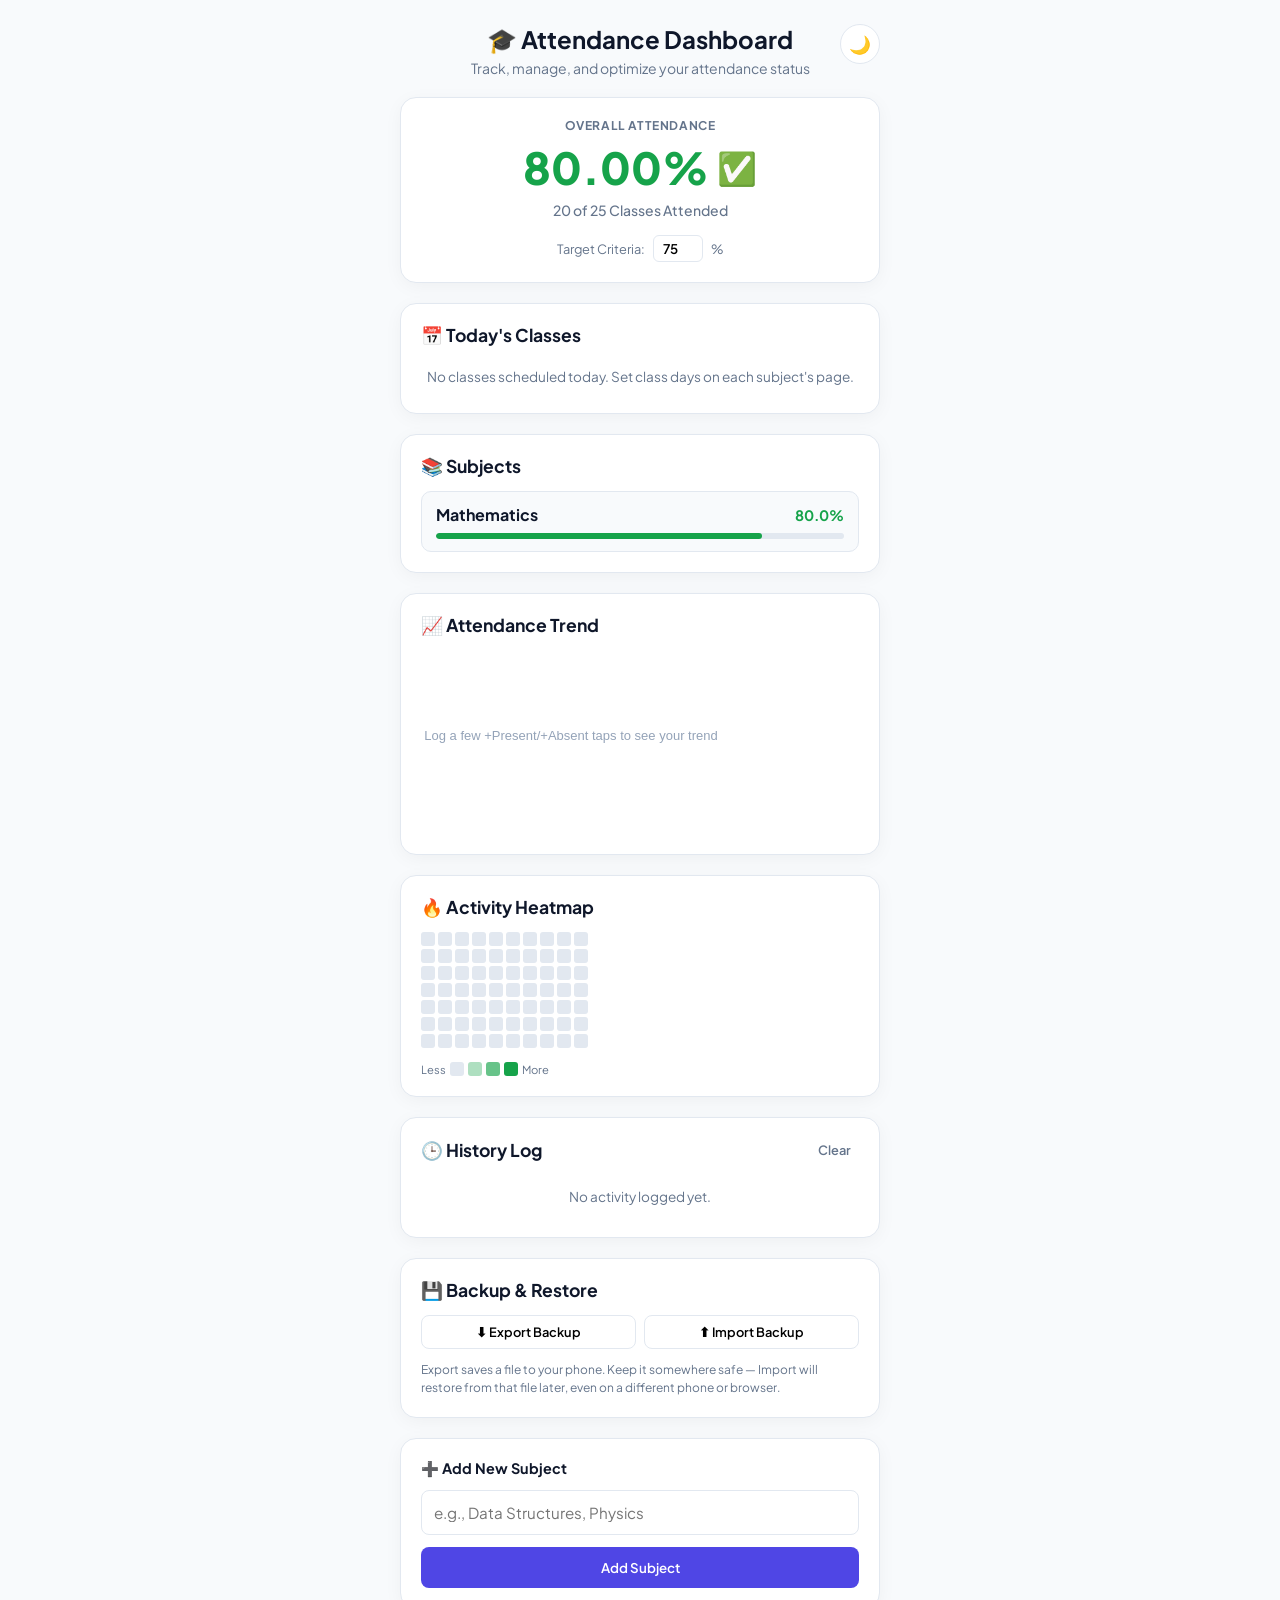
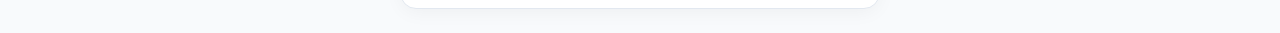
<file: index.html>
<!DOCTYPE html>
<html lang="en">
<head>
  <meta charset="UTF-8" />
  <meta name="viewport" content="width=device-width, initial-scale=1.0" />
  <title>Attendance Dashboard</title>

  <link rel="preconnect" href="https://fonts.googleapis.com" />
  <link rel="preconnect" href="https://fonts.gstatic.com" crossorigin />
  <link href="https://fonts.googleapis.com/css2?family=Plus+Jakarta+Sans:wght@400;500;600;700&display=swap" rel="stylesheet" />

  <link rel="stylesheet" href="style.css" />

  <link rel="manifest" href="manifest.json" />
  <meta name="theme-color" content="#4f46e5" />
  <link rel="icon" href="icon-192.png" />
  <link rel="apple-touch-icon" href="icon-192.png" />
  <meta name="apple-mobile-web-app-capable" content="yes" />
  <meta name="apple-mobile-web-app-status-bar-style" content="black-translucent" />
  <meta name="apple-mobile-web-app-title" content="Attendance" />
</head>
<body>
  <div class="container">
    <header>
      <button id="theme-toggle" class="theme-toggle" aria-label="Toggle dark mode">🌙</button>
      <h1>🎓 Attendance Dashboard</h1>
      <p>Track, manage, and optimize your attendance status</p>
    </header>

    <div class="card overall-card">
      <div class="overall-title">Overall Attendance</div>
      <div class="overall-percentage-row">
        <div class="overall-percentage" id="overall-percentage">0.00%</div>
        <span class="overall-emoji" id="overall-emoji"></span>
      </div>
      <div class="overall-stats" id="overall-stats">0 of 0 Classes Attended</div>
      <div class="threshold-control">
        <label for="threshold-input">Target Criteria:</label>
        <input type="number" id="threshold-input" value="75" min="1" max="100" />%
      </div>
    </div>

    <div class="card" id="today-card">
      <div class="section-header">
        <span class="section-title" id="today-title">📅 Today's Classes</span>
      </div>
      <div id="today-list"></div>
    </div>

    <!-- Subjects are now a clean, clickable LIST — tap one to open its
         own dedicated page (subject.html), instead of everything being
         crammed into this one long scrolling page. -->
    <div class="card">
      <div class="section-header">
        <span class="section-title">📚 Subjects</span>
      </div>
      <div class="subject-row-list" id="subject-row-list"></div>
    </div>

    <div class="card">
      <div class="section-header">
        <span class="section-title">📈 Attendance Trend</span>
      </div>
      <canvas id="trend-chart" height="180"></canvas>
    </div>

    <div class="card">
      <div class="section-header">
        <span class="section-title">🔥 Activity Heatmap</span>
        <span class="streak-badge" id="streak-badge"></span>
      </div>
      <div class="heatmap-scroll">
        <div class="heatmap-grid" id="heatmap-grid"></div>
      </div>
      <div class="heatmap-legend">
        <span>Less</span>
        <span class="heatmap-cell" data-level="0"></span>
        <span class="heatmap-cell" data-level="1"></span>
        <span class="heatmap-cell" data-level="2"></span>
        <span class="heatmap-cell" data-level="3"></span>
        <span>More</span>
      </div>
    </div>

    <div class="card">
      <div class="section-header">
        <span class="section-title">🕒 History Log</span>
        <button class="link-btn" id="clear-history-btn">Clear</button>
      </div>
      <div class="history-list" id="history-list"></div>
    </div>

    <div class="card">
      <div class="section-header">
        <span class="section-title">💾 Backup & Restore</span>
      </div>
      <div class="backup-buttons">
        <button class="btn-action" id="export-btn">⬇ Export Backup</button>
        <button class="btn-action" id="import-btn">⬆ Import Backup</button>
      </div>
      <input type="file" id="import-file-input" accept="application/json" style="display: none;" />
      <p class="backup-hint">Export saves a file to your phone. Keep it somewhere safe — Import will restore from that file later, even on a different phone or browser.</p>
    </div>

    <div class="card">
      <form class="add-form" id="add-subject-form">
        <label style="font-weight: 700; font-size: 0.9rem;">➕ Add New Subject</label>
        <input type="text" id="subject-name" placeholder="e.g., Data Structures, Physics" required />
        <button type="submit" class="btn-primary">Add Subject</button>
      </form>
    </div>
  </div>

  <button id="undo-btn" class="undo-fab" title="Undo last action">↩️ Undo</button>

  <!-- core.js MUST load before dashboard.js, since dashboard.js
       uses functions and variables defined in core.js -->
  <script src="core.js"></script>
  <script src="dashboard.js"></script>

  <script>
    if ('serviceWorker' in navigator) {
      window.addEventListener('load', () => {
        navigator.serviceWorker.register('sw.js').catch(err => {
          console.log('Service worker registration failed:', err);
        });
      });
    }
  </script>
</body>
</html>
</file>
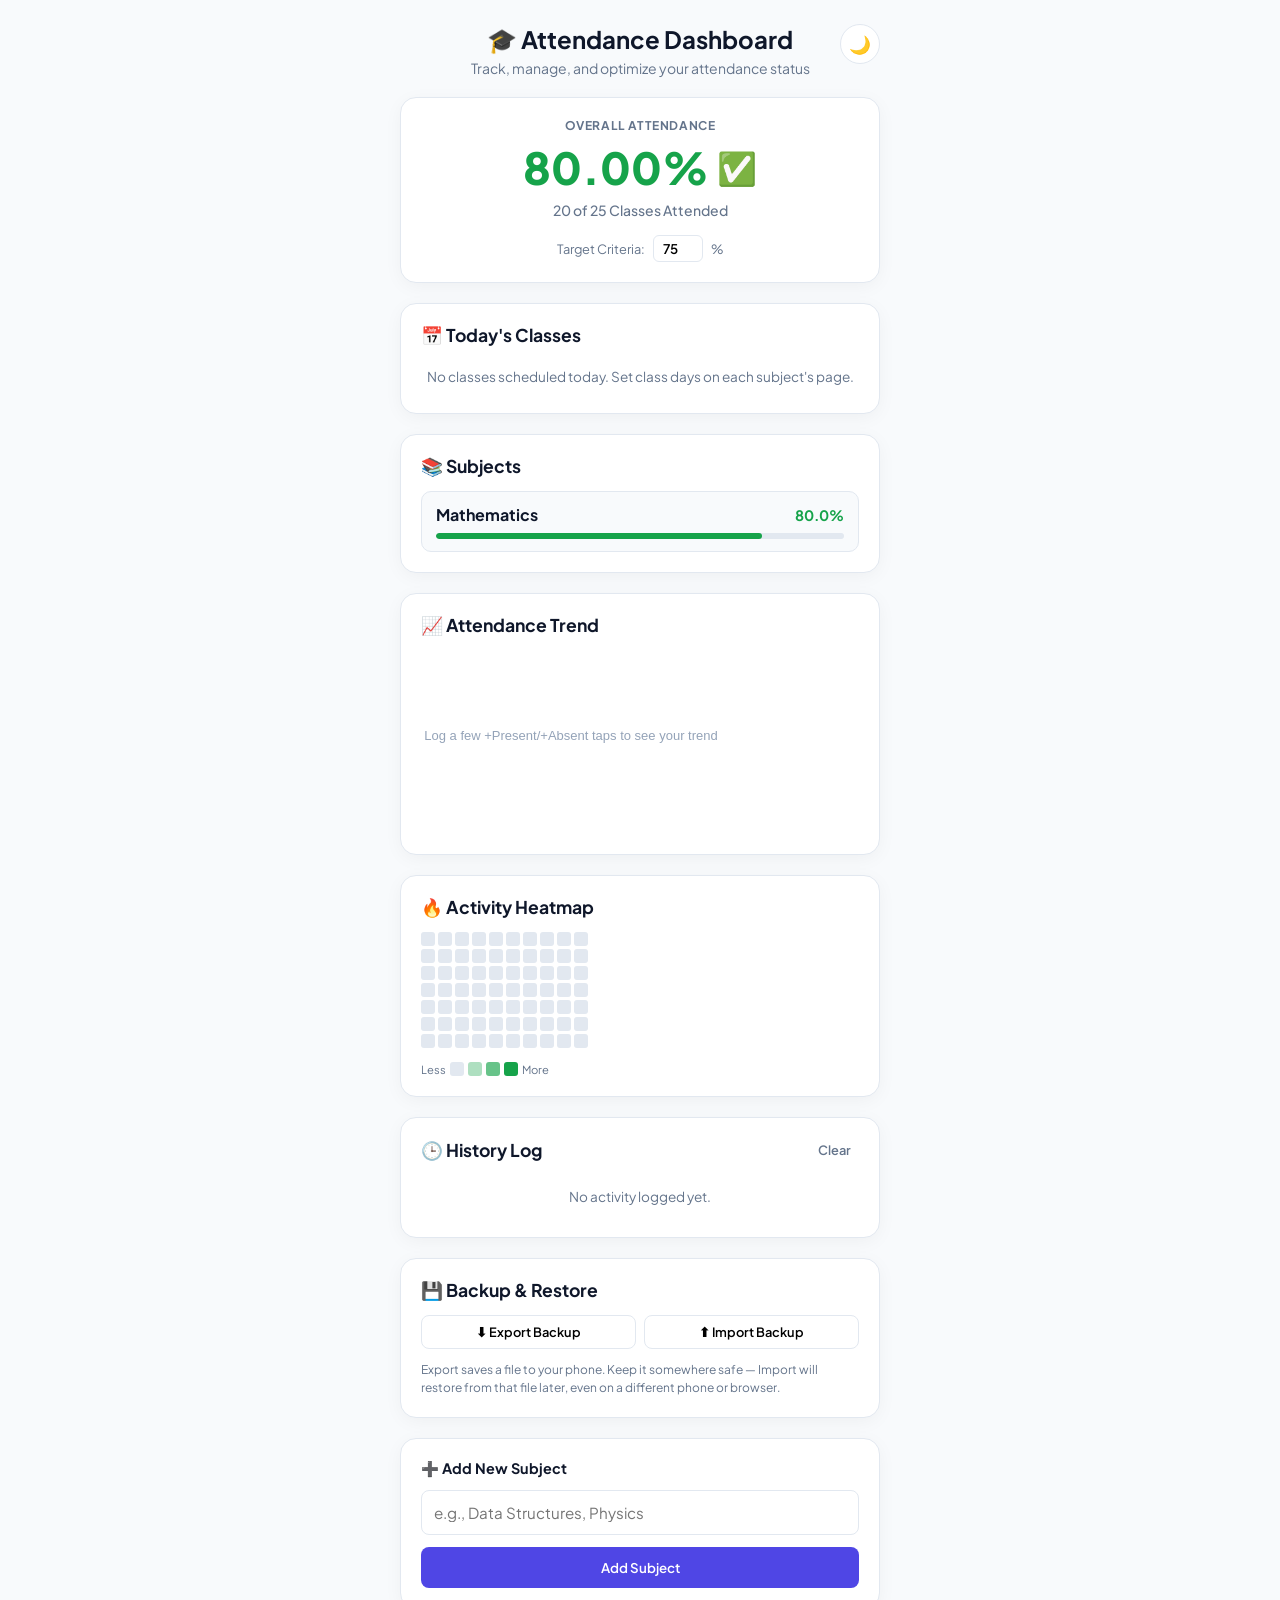
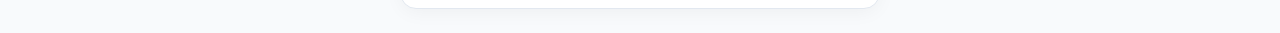
<file: subject.html>
<!DOCTYPE html>
<html lang="en">
<head>
  <meta charset="UTF-8" />
  <meta name="viewport" content="width=device-width, initial-scale=1.0" />
  <title>Subject Details</title>

  <link rel="preconnect" href="https://fonts.googleapis.com" />
  <link rel="preconnect" href="https://fonts.gstatic.com" crossorigin />
  <link href="https://fonts.googleapis.com/css2?family=Plus+Jakarta+Sans:wght@400;500;600;700&display=swap" rel="stylesheet" />

  <link rel="stylesheet" href="style.css" />

  <link rel="manifest" href="manifest.json" />
  <meta name="theme-color" content="#4f46e5" />
  <link rel="icon" href="icon-192.png" />
  <link rel="apple-touch-icon" href="icon-192.png" />
</head>
<body>
  <div class="container">
    <header>
      <button id="theme-toggle" class="theme-toggle" aria-label="Toggle dark mode">🌙</button>
      <a href="index.html" class="back-link">← Back to Dashboard</a>
    </header>

    <!-- Everything below is filled in by subject.js once it knows
         which subject ID is in the URL (see ?id=... at the top of the link) -->
    <div class="card" id="subject-detail-card">
      <div class="subject-header">
        <input type="text" id="subject-name-input" class="subject-name-input" />
        <button class="delete-btn" id="delete-subject-btn">&times;</button>
      </div>

      <div class="input-grid">
        <div class="input-group">
          <label>Total Classes</label>
          <input type="number" min="0" id="input-total" />
        </div>
        <div class="input-group">
          <label>Attended</label>
          <input type="number" min="0" id="input-attended" />
        </div>
      </div>

      <div class="progress-bar-container">
        <div class="progress-bar-fill" id="detail-progress-fill"></div>
      </div>

      <div>
        <label class="day-picker-label">Class Days</label>
        <div class="day-picker" id="detail-day-picker"></div>
      </div>

      <div class="action-buttons">
        <button class="btn-action present" id="detail-present-btn">+ Present</button>
        <button class="btn-action absent" id="detail-absent-btn">+ Absent</button>
      </div>

      <div class="status-badge" id="detail-status-badge"></div>
    </div>

    <div class="card">
      <div class="section-header">
        <span class="section-title">🕒 Activity for this Subject</span>
      </div>
      <div class="history-list" id="subject-history-list"></div>
    </div>
  </div>

  <button id="undo-btn" class="undo-fab" title="Undo last action">↩️ Undo</button>

  <script src="core.js"></script>
  <script src="subject.js"></script>
</body>
</html>
</file>
<file: style.css>
:root {
  --bg: #f8fafc;
  --card-bg: #ffffff;
  --text-main: #0f172a;
  --text-muted: #64748b;
  --primary: #4f46e5;
  --primary-hover: #4338ca;
  --success: #16a34a;
  --success-bg: #dcfce7;
  --danger: #dc2626;
  --danger-bg: #fee2e2;
  --border: #e2e8f0;
  --radius: 16px;
  --shadow: 0 4px 20px -2px rgba(0, 0, 0, 0.05);
}

/* DARK MODE: same variable names, different values.
   Nothing else in this file needs to change — every rule below
   already reads colors through var(--something), so flipping
   these values re-colors the entire site at once. */
[data-theme="dark"] {
  --bg: #0f172a;
  --card-bg: #1e293b;
  --text-main: #f1f5f9;
  --text-muted: #94a3b8;
  --primary: #6366f1;
  --primary-hover: #818cf8;
  --success: #4ade80;
  --success-bg: rgba(74, 222, 128, 0.15);
  --danger: #f87171;
  --danger-bg: rgba(248, 113, 113, 0.15);
  --border: #334155;
  --shadow: 0 4px 20px -2px rgba(0, 0, 0, 0.3);
}

* {
  box-sizing: border-box;
  margin: 0;
  padding: 0;
  font-family: 'Plus Jakarta Sans', sans-serif;
}

body {
  background-color: var(--bg);
  color: var(--text-main);
  padding: 24px 16px;
  display: flex;
  justify-content: center;
  transition: background-color 0.3s ease, color 0.3s ease;
}

.container {
  width: 100%;
  max-width: 480px;
  display: flex;
  flex-direction: column;
  gap: 20px;
}

header {
  text-align: center;
}

header h1 {
  font-size: 1.5rem;
  font-weight: 700;
  color: var(--text-main);
}

header p {
  color: var(--text-muted);
  font-size: 0.875rem;
  margin-top: 4px;
}

.card {
  background: var(--card-bg);
  border-radius: var(--radius);
  padding: 20px;
  box-shadow: var(--shadow);
  border: 1px solid var(--border);
  transition: background-color 0.3s ease, border-color 0.3s ease, box-shadow 0.3s ease;
  animation: fadeInUp 0.35s ease;
}

.overall-card {
  text-align: center;
  display: flex;
  flex-direction: column;
  align-items: center;
  gap: 12px;
}

.overall-title {
  font-size: 0.75rem;
  text-transform: uppercase;
  letter-spacing: 0.05em;
  font-weight: 700;
  color: var(--text-muted);
}

.overall-percentage-row {
  display: flex;
  align-items: center;
  gap: 8px;
}

.overall-emoji {
  font-size: 2rem;
}

.overall-percentage {
  font-size: 2.75rem;
  font-weight: 800;
  line-height: 1;
}

.overall-stats {
  font-size: 0.875rem;
  color: var(--text-muted);
  font-weight: 500;
}

.threshold-control {
  display: flex;
  align-items: center;
  gap: 8px;
  font-size: 0.8rem;
  color: var(--text-muted);
  margin-top: 4px;
}

.threshold-control input {
  width: 50px;
  padding: 4px 6px;
  border: 1px solid var(--border);
  border-radius: 6px;
  text-align: center;
  font-weight: 600;
}

.subject-list {
  display: flex;
  flex-direction: column;
  gap: 16px;
}

.subject-card {
  display: flex;
  flex-direction: column;
  gap: 14px;
}

.subject-header {
  display: flex;
  justify-content: space-between;
  align-items: center;
}

.subject-title {
  font-size: 1.1rem;
  font-weight: 700;
}

.delete-btn {
  background: transparent;
  border: none;
  color: #94a3b8;
  cursor: pointer;
  font-size: 1.25rem;
  padding: 4px;
  transition: color 0.2s;
}

.delete-btn:hover {
  color: var(--danger);
}

.input-grid {
  display: grid;
  grid-template-columns: 1fr 1fr;
  gap: 12px;
}

.input-group {
  display: flex;
  flex-direction: column;
  gap: 4px;
}

.input-group label {
  font-size: 0.75rem;
  font-weight: 600;
  color: var(--text-muted);
}

.input-group input {
  width: 100%;
  padding: 10px;
  border-radius: 8px;
  border: 1px solid var(--border);
  font-size: 0.95rem;
  font-weight: 600;
  outline: none;
  background: var(--bg);
  color: var(--text-main);
  transition: background-color 0.3s ease, border-color 0.3s ease, color 0.3s ease;
}

.input-group input:focus {
  border-color: var(--primary);
}

.progress-bar-container {
  height: 8px;
  width: 100%;
  background: #f1f5f9;
  border-radius: 999px;
  overflow: hidden;
}

.progress-bar-fill {
  height: 100%;
  border-radius: 999px;
  transition: width 0.3s ease;
}

.action-buttons {
  display: grid;
  grid-template-columns: 1fr 1fr;
  gap: 8px;
}

.btn-action {
  padding: 8px;
  border-radius: 8px;
  border: 1px solid var(--border);
  font-weight: 600;
  font-size: 0.8rem;
  cursor: pointer;
  display: flex;
  justify-content: center;
  align-items: center;
  gap: 4px;
  background: #ffffff;
  transition: background 0.15s;
}

.btn-action.present:hover {
  background: var(--success-bg);
  border-color: var(--success);
  color: var(--success);
}

.btn-action.absent:hover {
  background: var(--danger-bg);
  border-color: var(--danger);
  color: var(--danger);
}

.status-badge {
  padding: 10px 12px;
  border-radius: 8px;
  font-size: 0.8rem;
  font-weight: 600;
  line-height: 1.4;
}

.status-safe {
  background-color: var(--success-bg);
  color: var(--success);
}

.status-danger {
  background-color: var(--danger-bg);
  color: var(--danger);
}

.add-form {
  display: flex;
  flex-direction: column;
  gap: 12px;
}

.add-form input {
  padding: 12px;
  border-radius: 8px;
  border: 1px solid var(--border);
  font-size: 0.95rem;
}

.btn-primary {
  background-color: var(--primary);
  color: white;
  border: none;
  padding: 12px;
  border-radius: 8px;
  font-weight: 600;
  cursor: pointer;
  transition: background 0.2s;
}

.btn-primary:hover {
  background-color: var(--primary-hover);
}

/* ---- NEW: history + chart section ---- */

.section-header {
  display: flex;
  justify-content: space-between;
  align-items: center;
  margin-bottom: 14px;
}

.section-title {
  font-size: 1.1rem;
  font-weight: 700;
}

.link-btn {
  background: transparent;
  border: none;
  color: var(--text-muted);
  font-size: 0.8rem;
  font-weight: 600;
  cursor: pointer;
  padding: 4px 8px;
}

.link-btn:hover {
  color: var(--danger);
}

.history-list {
  display: flex;
  flex-direction: column;
  gap: 8px;
  max-height: 220px;
  overflow-y: auto;
}

.history-empty {
  color: var(--text-muted);
  font-size: 0.85rem;
  text-align: center;
  padding: 12px 0;
}

.history-item {
  display: flex;
  justify-content: space-between;
  align-items: center;
  padding: 8px 10px;
  border-radius: 8px;
  background: var(--bg);
  font-size: 0.8rem;
}

.history-item .history-main {
  display: flex;
  flex-direction: column;
}

.history-item .history-subject {
  font-weight: 600;
}

.history-item .history-time {
  color: var(--text-muted);
  font-size: 0.7rem;
}

.history-tag {
  font-weight: 700;
  font-size: 0.7rem;
  padding: 3px 8px;
  border-radius: 999px;
}

.history-tag.present {
  background: var(--success-bg);
  color: var(--success);
}

.history-tag.absent {
  background: var(--danger-bg);
  color: var(--danger);
}

/* ---- NEW: animation + dark mode toggle ---- */

/* Cards gently rise and fade in when they first appear on screen,
   instead of just popping into existence instantly. */
@keyframes fadeInUp {
  from {
    opacity: 0;
    transform: translateY(6px);
  }
  to {
    opacity: 1;
    transform: translateY(0);
  }
}

header {
  position: relative;
}

.theme-toggle {
  position: absolute;
  top: 0;
  right: 0;
  background: var(--card-bg);
  border: 1px solid var(--border);
  border-radius: 999px;
  width: 40px;
  height: 40px;
  font-size: 1.1rem;
  cursor: pointer;
  display: flex;
  align-items: center;
  justify-content: center;
  transition: background-color 0.3s ease, border-color 0.3s ease, transform 0.15s ease;
}

.theme-toggle:active {
  transform: scale(0.9);
}

.backup-buttons {
  display: grid;
  grid-template-columns: 1fr 1fr;
  gap: 8px;
}

.backup-hint {
  margin-top: 12px;
  font-size: 0.75rem;
  color: var(--text-muted);
  line-height: 1.5;
}

/* ---- NEW: day-of-week schedule picker ---- */

.day-picker-label {
  font-size: 0.75rem;
  font-weight: 600;
  color: var(--text-muted);
  margin-bottom: 6px;
  display: block;
}

.day-picker {
  display: grid;
  grid-template-columns: repeat(7, 1fr);
  gap: 4px;
}

.day-btn {
  padding: 6px 0;
  border-radius: 6px;
  border: 1px solid var(--border);
  background: var(--bg);
  color: var(--text-muted);
  font-size: 0.7rem;
  font-weight: 700;
  cursor: pointer;
  transition: background-color 0.15s, color 0.15s, border-color 0.15s;
}

.day-btn.active {
  background: var(--primary);
  border-color: var(--primary);
  color: #ffffff;
}

/* ---- NEW: today's classes summary ---- */

.today-item {
  display: flex;
  justify-content: space-between;
  align-items: center;
  padding: 8px 10px;
  border-radius: 8px;
  background: var(--bg);
  font-size: 0.85rem;
  font-weight: 600;
  margin-bottom: 6px;
}

.today-item:last-child {
  margin-bottom: 0;
}

.today-empty {
  color: var(--text-muted);
  font-size: 0.85rem;
  text-align: center;
  padding: 8px 0;
}

/* ---- NEW: activity heatmap (GitHub contribution-graph style) ---- */

.streak-badge {
  font-size: 0.75rem;
  font-weight: 700;
  color: var(--text-muted);
}

.heatmap-scroll {
  overflow-x: auto;
  /* Hides the scrollbar visually but keeps it scrollable by touch */
  padding-bottom: 4px;
}

.heatmap-grid {
  display: grid;
  /* 10 weeks of columns, each column holding 7 day-squares stacked
     vertically. grid-auto-flow: column fills column-by-column,
     which is exactly the layout GitHub's graph uses. */
  grid-template-rows: repeat(7, 14px);
  grid-auto-flow: column;
  grid-auto-columns: 14px;
  gap: 3px;
  width: max-content;
}

.heatmap-cell {
  width: 14px;
  height: 14px;
  border-radius: 3px;
  background: var(--border);
  display: inline-block;
}

/* Level 0 = no activity that day, level 3 = fullest activity.
   Reusing the same green as the rest of the app for consistency. */
.heatmap-cell[data-level="0"] { background: var(--border); }
.heatmap-cell[data-level="1"] { background: rgba(22, 163, 74, 0.35); }
.heatmap-cell[data-level="2"] { background: rgba(22, 163, 74, 0.65); }
.heatmap-cell[data-level="3"] { background: var(--success); }
.heatmap-cell[data-level="absent"] { background: var(--danger); }

.heatmap-legend {
  display: flex;
  align-items: center;
  gap: 4px;
  margin-top: 10px;
  font-size: 0.7rem;
  color: var(--text-muted);
}

/* ---- NEW: reaction animations ---- */

/* Plays once on a subject card right after you tap +Present */
@keyframes popSuccess {
  0%   { transform: scale(1); }
  30%  { transform: scale(1.025); box-shadow: 0 0 0 3px rgba(22, 163, 74, 0.35); }
  100% { transform: scale(1); }
}
.pop-present {
  animation: popSuccess 0.4s ease;
}

/* Plays once on a subject card right after you tap +Absent */
@keyframes shakeDanger {
  0%, 100% { transform: translateX(0); }
  20%  { transform: translateX(-4px); }
  40%  { transform: translateX(4px); }
  60%  { transform: translateX(-3px); }
  80%  { transform: translateX(3px); }
}
.shake-absent {
  animation: shakeDanger 0.4s ease;
}

/* Little "+1" / "−1" that floats up and fades near a tapped button */
@keyframes floatUpFade {
  0%   { opacity: 1; transform: translateY(0); }
  100% { opacity: 0; transform: translateY(-32px); }
}
.float-feedback {
  position: fixed;
  font-weight: 800;
  font-size: 0.95rem;
  pointer-events: none;
  z-index: 999;
  animation: floatUpFade 0.8s ease forwards;
}

/* Confetti particles for the "back on track" celebration */
@keyframes confettiFall {
  0%   { transform: translateY(-10vh) rotate(0deg); opacity: 1; }
  100% { transform: translateY(110vh) rotate(360deg); opacity: 0.9; }
}
.confetti-piece {
  position: fixed;
  top: 0;
  font-size: 1.4rem;
  pointer-events: none;
  z-index: 998;
  animation: confettiFall linear forwards;
}

/* Celebration banner shown briefly when you cross back above target */
@keyframes celebrationPop {
  0%   { opacity: 0; transform: translate(-50%, -20px) scale(0.9); }
  15%  { opacity: 1; transform: translate(-50%, 0) scale(1); }
  85%  { opacity: 1; transform: translate(-50%, 0) scale(1); }
  100% { opacity: 0; transform: translate(-50%, -10px) scale(0.95); }
}
.celebration-banner {
  position: fixed;
  top: 16px;
  left: 50%;
  background: var(--success);
  color: white;
  padding: 12px 20px;
  border-radius: 999px;
  font-weight: 700;
  font-size: 0.9rem;
  box-shadow: 0 8px 24px rgba(0,0,0,0.2);
  z-index: 1000;
  animation: celebrationPop 2.4s ease forwards;
}

/* ---- NEW: floating undo button ---- */

.undo-fab {
  position: fixed;
  bottom: 20px;
  right: 20px;
  background: var(--text-main);
  color: var(--card-bg);
  border: none;
  padding: 12px 18px;
  border-radius: 999px;
  font-weight: 700;
  font-size: 0.85rem;
  box-shadow: 0 8px 20px rgba(0,0,0,0.25);
  cursor: pointer;
  z-index: 997;
  transition: background-color 0.3s ease, color 0.3s ease, transform 0.15s ease, opacity 0.2s ease;

  /* Hidden by default. app.js adds the .visible class only when
     there's actually something in the undo stack to restore. */
  opacity: 0;
  pointer-events: none;
  transform: translateY(10px);
}

.undo-fab.visible {
  opacity: 1;
  pointer-events: auto;
  transform: translateY(0);
}

.undo-fab:active {
  transform: scale(0.95);
}

/* ---- NEW: clickable subject row list (dashboard) ---- */

.subject-row-list {
  display: flex;
  flex-direction: column;
  gap: 10px;
}

.subject-row {
  display: block;
  padding: 12px 14px;
  border-radius: 10px;
  border: 1px solid var(--border);
  background: var(--bg);
  text-decoration: none;
  color: var(--text-main);
  transition: transform 0.15s ease, background-color 0.3s ease, border-color 0.3s ease;
}

.subject-row:active {
  transform: scale(0.98);
}

.subject-row-top {
  display: flex;
  justify-content: space-between;
  align-items: center;
  margin-bottom: 8px;
}

.subject-row-name {
  font-weight: 700;
  font-size: 1rem;
}

.subject-row-pct {
  font-weight: 700;
  font-size: 0.9rem;
}

.mini-progress {
  height: 6px;
  width: 100%;
  background: var(--border);
  border-radius: 999px;
  overflow: hidden;
}

.mini-progress-fill {
  height: 100%;
  border-radius: 999px;
  transition: width 0.3s ease;
}

/* ---- NEW: subject detail page ---- */

.back-link {
  display: inline-block;
  color: var(--text-muted);
  text-decoration: none;
  font-weight: 600;
  font-size: 0.85rem;
  margin-bottom: 8px;
}

.subject-name-input {
  font-size: 1.1rem;
  font-weight: 700;
  border: none;
  background: transparent;
  color: var(--text-main);
  padding: 4px 0;
  width: 100%;
  outline: none;
  border-bottom: 2px solid transparent;
}

.subject-name-input:focus {
  border-bottom: 2px solid var(--primary);
}
</file>
